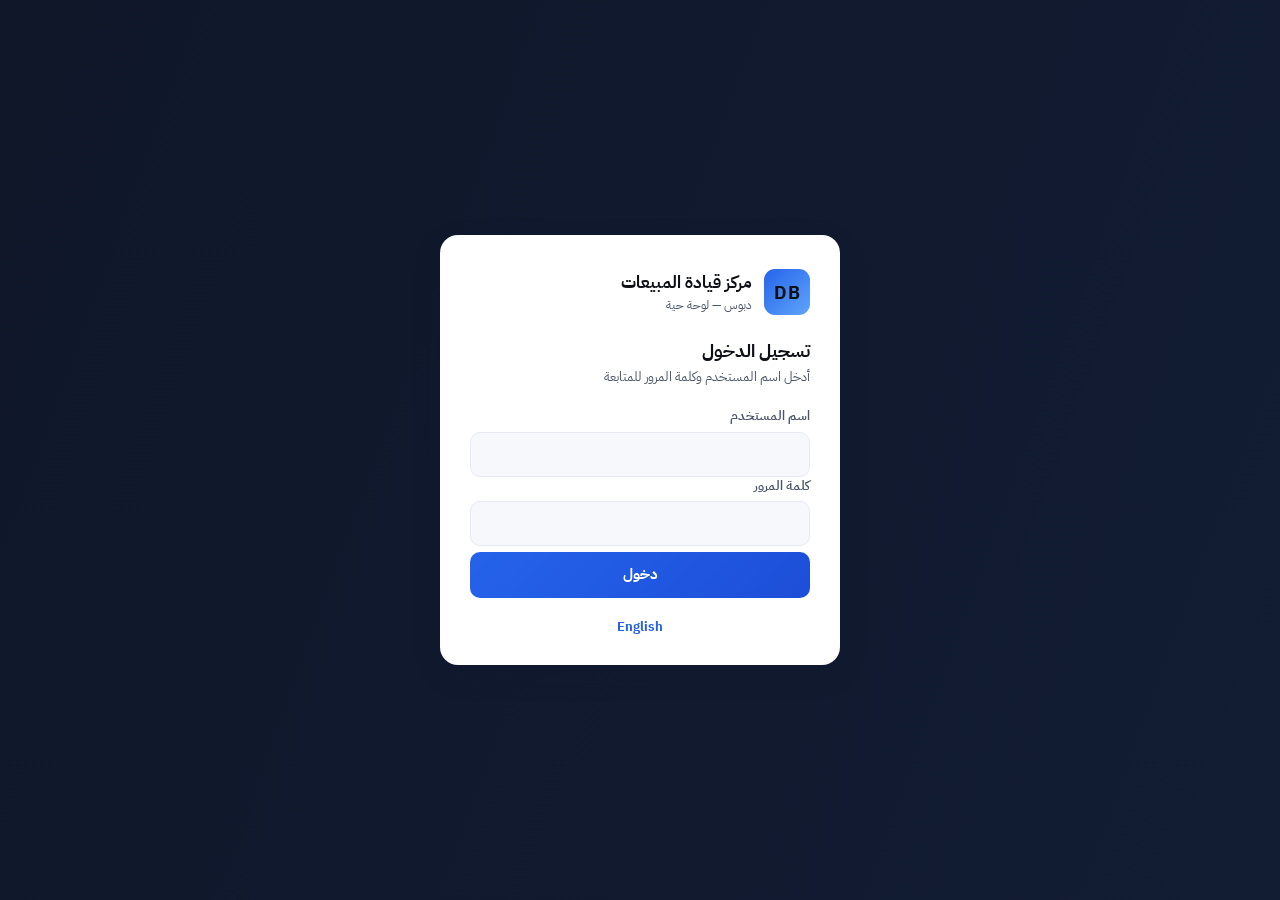
<file: login.html>
<!DOCTYPE html>
<html lang="ar" dir="rtl">
<head>
  <meta charset="UTF-8" />
  <meta name="viewport" content="width=device-width, initial-scale=1" />
  <title>Dabboos — Sign in</title>
  <link rel="stylesheet" href="assets/css/style.css?v=82" />
  <link rel="manifest" href="manifest.webmanifest" />
  <meta name="theme-color" content="#0f1729" />
  <link rel="apple-touch-icon" href="assets/icons/icon-180.png" />
  <meta name="apple-mobile-web-app-capable" content="yes" />
  <meta name="apple-mobile-web-app-status-bar-style" content="black-translucent" />
  <link rel="icon" href="data:image/svg+xml,<svg xmlns='http://www.w3.org/2000/svg' viewBox='0 0 100 100'><text y='.9em' font-size='90'>🔐</text></svg>" />
  <style>
    body.login-page {
      min-height: 100vh; display: grid; place-items: center;
      background: linear-gradient(110deg, var(--bg), var(--bg2));
    }
    .login-card {
      width: min(400px, calc(100vw - 32px));
      background: var(--surface); border-radius: 18px; box-shadow: var(--shadow-lg);
      padding: 34px 30px 28px;
    }
    .login-brand { display: flex; align-items: center; gap: 12px; margin-bottom: 22px; }
    .login-brand .hd-logo { width: 46px; height: 46px; font-size: 18px; }
    .login-brand-t { font-size: 17px; font-weight: 700; }
    .login-brand-s { font-size: 12px; color: var(--ink2); }
    .login-card h1 { font-size: 18px; margin-bottom: 4px; }
    .login-sub { font-size: 12.5px; color: var(--ink2); margin-bottom: 20px; }
    .login-field { margin-bottom: 14px; }
    .login-field span { display: block; font-size: 12.5px; font-weight: 600; color: var(--ink2); margin-bottom: 6px; }
    .login-field input {
      width: 100%; padding: 11px 13px; border: 1px solid var(--bdr); border-radius: 10px;
      font: inherit; background: var(--surface2); outline: none; transition: .15s;
    }
    .login-field input:focus { border-color: var(--acc); background: #fff; box-shadow: 0 0 0 3px rgba(37,99,235,.12); }
    .login-btn {
      width: 100%; padding: 12px; margin-top: 6px; border: none; border-radius: 10px;
      background: linear-gradient(135deg, var(--acc), var(--acc2)); color: #fff;
      font: inherit; font-weight: 700; font-size: 14.5px; cursor: pointer; transition: .15s;
    }
    .login-btn:hover { filter: brightness(1.08); }
    .login-btn:disabled { opacity: .6; cursor: wait; }
    .login-err {
      display: none; margin-bottom: 14px; padding: 10px 13px; border-radius: 10px;
      background: var(--red-bg); border: 1px solid var(--red-bdr); color: var(--red);
      font-size: 12.5px; font-weight: 600;
    }
    .login-lang { margin-top: 18px; text-align: center; }
    .login-lang button {
      background: none; border: none; color: var(--acc); font: inherit; font-weight: 700;
      cursor: pointer; font-size: 13px;
    }
  </style>
</head>
<body class="login-page">
  <form class="login-card" id="loginForm" autocomplete="on">
    <div class="login-brand">
      <div class="hd-logo">DB</div>
      <div>
        <div class="login-brand-t" id="brandT"></div>
        <div class="login-brand-s" id="brandS"></div>
      </div>
    </div>
    <h1 id="title"></h1>
    <p class="login-sub" id="sub"></p>
    <div class="login-err" id="err"></div>
    <label class="login-field">
      <span id="userLbl"></span>
      <input id="user" type="text" autocomplete="username" autocapitalize="none" spellcheck="false" required />
    </label>
    <label class="login-field">
      <span id="passLbl"></span>
      <input id="pass" type="password" autocomplete="current-password" required />
    </label>
    <button class="login-btn" id="btn" type="submit"></button>
    <div class="login-lang"><button type="button" id="langBtn"></button></div>
  </form>

  <script src="assets/js/config.js?v=82"></script>
  <script src="assets/js/auth.js?v=82"></script>
  <script src="assets/js/common.js?v=82"></script>
  <script>
  (function () {
    const D = window.DASH, A = window.DASH_AUTH;
    document.documentElement.lang = D.isAR() ? "ar" : "en";
    document.documentElement.dir = D.isAR() ? "rtl" : "ltr";
    document.getElementById("brandT").textContent = D.t("brand");
    document.getElementById("brandS").textContent = D.t("sub");
    document.getElementById("title").textContent = D.t("login_title");
    document.getElementById("sub").textContent = D.t("login_sub");
    document.getElementById("userLbl").textContent = D.t("login_user");
    document.getElementById("passLbl").textContent = D.t("login_pass");
    document.getElementById("btn").textContent = D.t("login_btn");
    document.getElementById("langBtn").textContent = D.isAR() ? "English" : "العربية";
    document.getElementById("langBtn").addEventListener("click", () => {
      localStorage.setItem("dash_lang", D.isAR() ? "en" : "ar");
      location.reload();
    });

    const err = document.getElementById("err");
    document.getElementById("loginForm").addEventListener("submit", async (e) => {
      e.preventDefault();
      const btn = document.getElementById("btn");
      err.style.display = "none";
      btn.disabled = true;
      btn.textContent = D.t("login_wait");
      try {
        const p = await A.signIn(
          document.getElementById("user").value,
          document.getElementById("pass").value);
        location.replace(A.firstAllowed(p) || "/alerts");
      } catch (ex) {
        const key = ex.code === "inactive" ? "login_inactive"
                  : ex.code === "noprofile" ? "login_noprofile" : "login_err";
        err.textContent = D.t(key);
        err.style.display = "block";
        btn.disabled = false;
        btn.textContent = D.t("login_btn");
      }
    });
  })();
  </script>
</body>
</html>
</file>
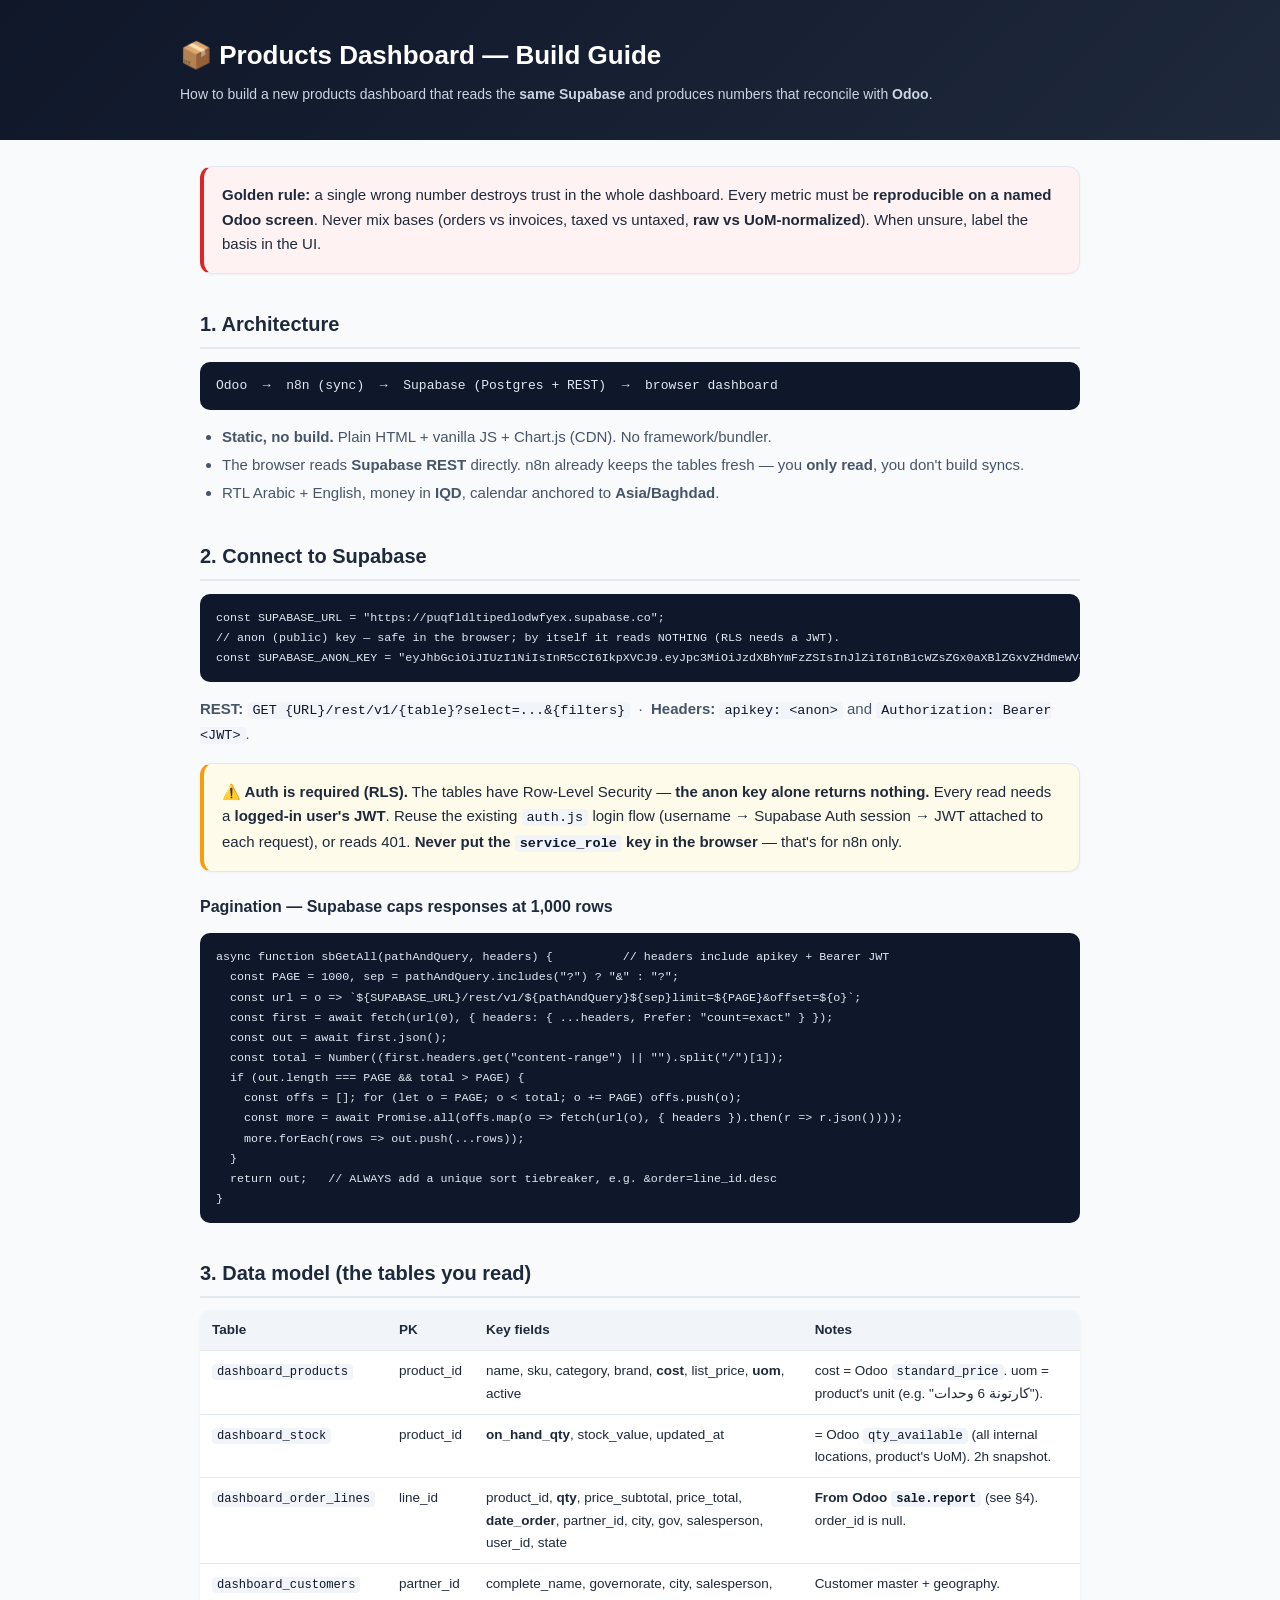
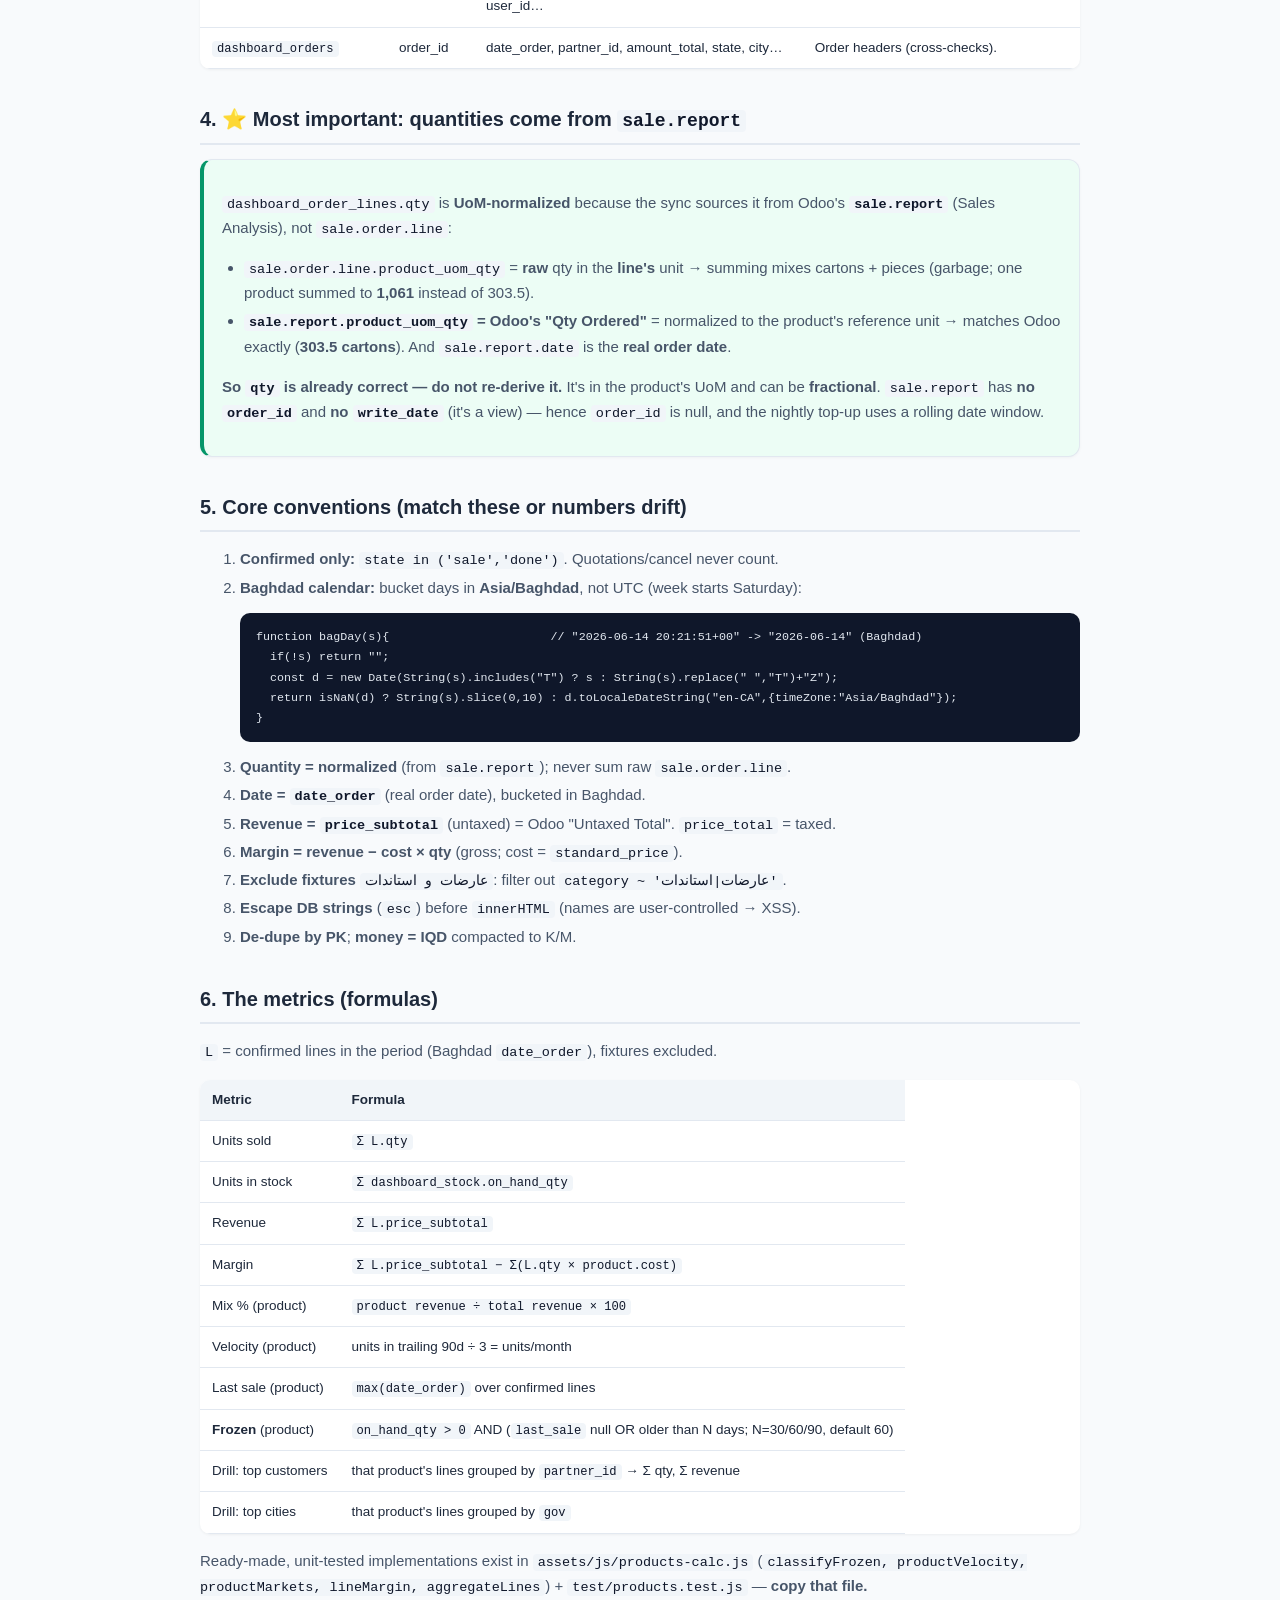
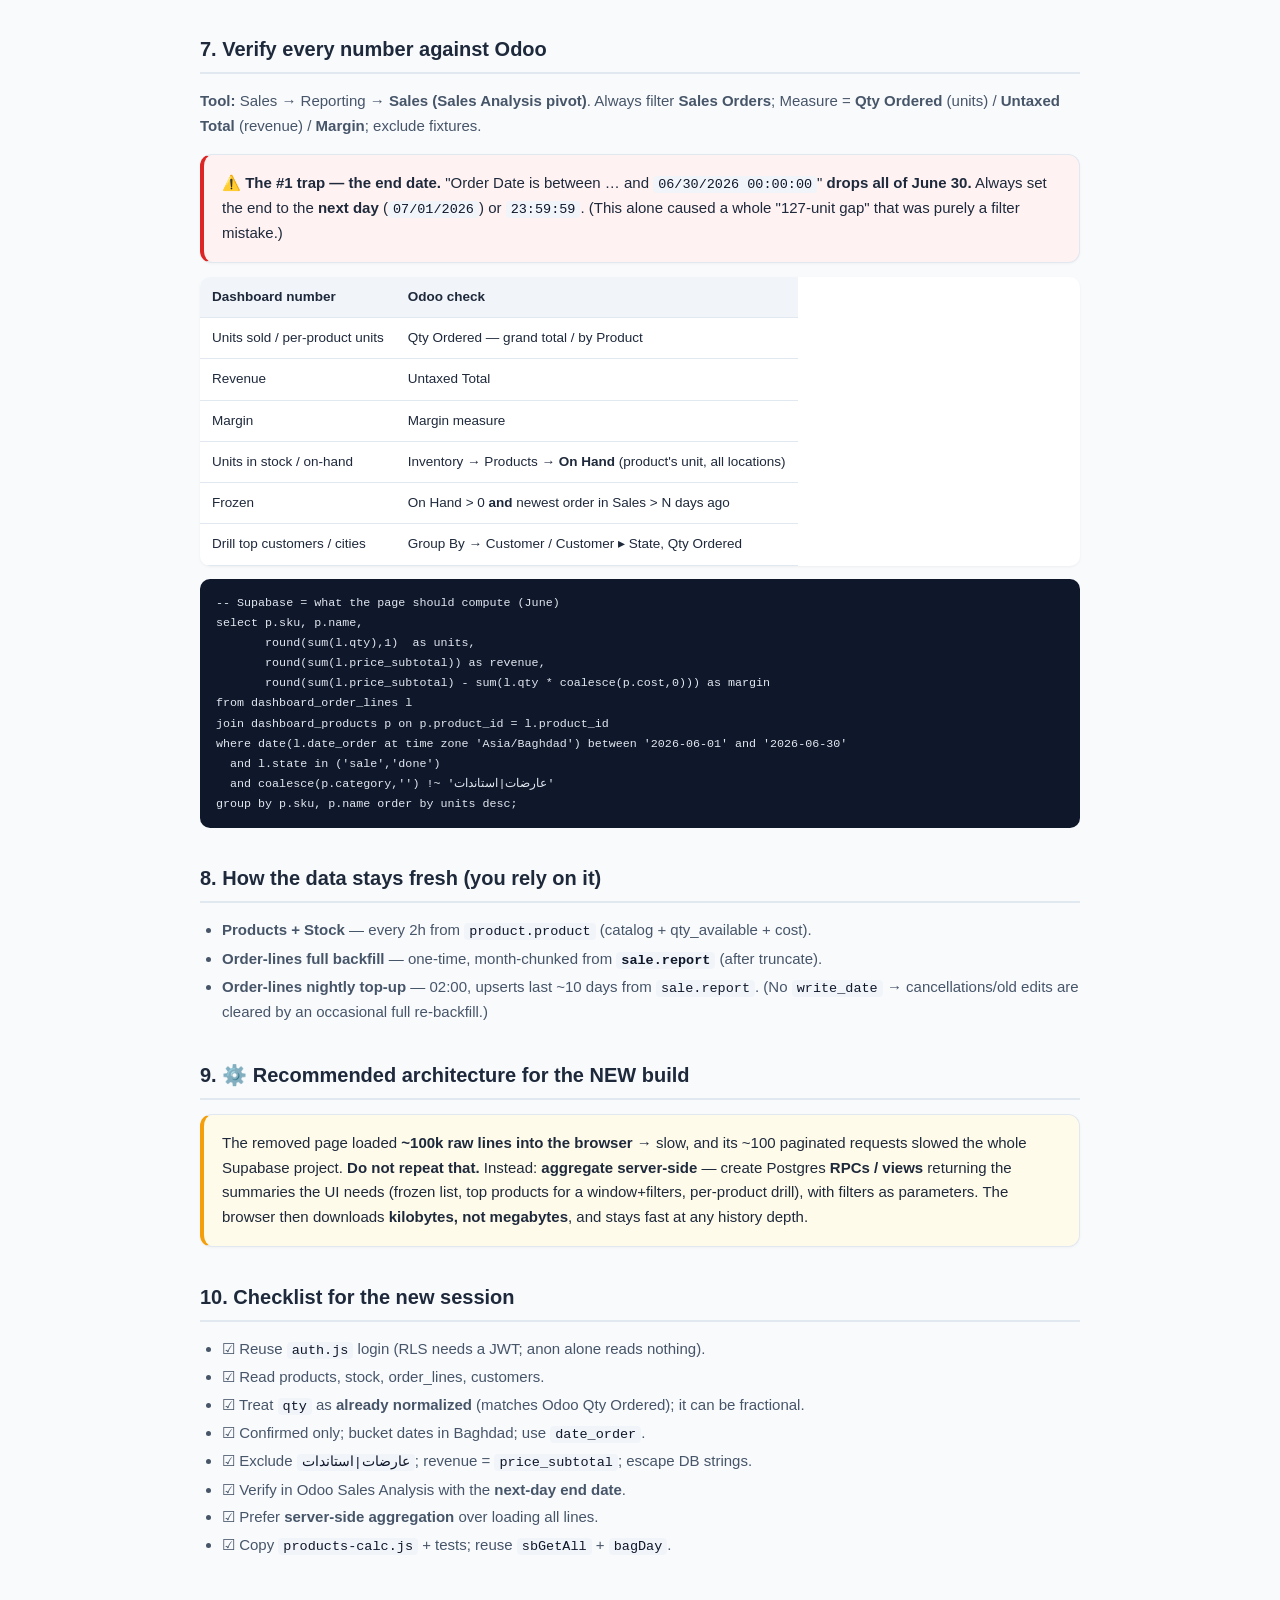
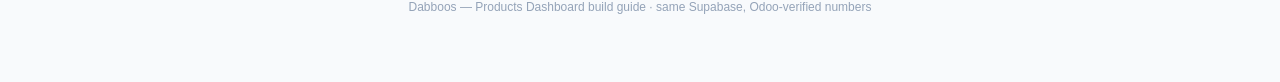
<file: docs/PRODUCTS_DASHBOARD_BUILD_GUIDE.html>
<!doctype html>
<html lang="en">
<head>
<meta charset="utf-8" />
<meta name="viewport" content="width=device-width, initial-scale=1" />
<title>Products Dashboard — Build Guide</title>
<style>
  :root{ --bg:#0f1729; --card:#fff; --ink:#1e293b; --ink2:#475569; --ink3:#94a3b8;
         --bdr:#e2e8f0; --acc:#2563eb; --amber:#f59e0b; --red:#dc2626; --grn:#059669;
         --code:#f1f5f9; --mono:ui-monospace,SFMono-Regular,Menlo,Consolas,monospace; }
  *{ box-sizing:border-box; }
  body{ margin:0; background:#f8fafc; color:var(--ink);
        font:15px/1.65 -apple-system,Segoe UI,Roboto,Helvetica,Arial,"Noto Naskh Arabic",sans-serif; }
  .wrap{ max-width:920px; margin:0 auto; padding:0 20px 80px; }
  header{ background:linear-gradient(135deg,#0f1729,#1e293b); color:#fff; padding:34px 20px; margin-bottom:26px; }
  header .in{ max-width:920px; margin:0 auto; }
  header h1{ margin:0 0 6px; font-size:26px; }
  header p{ margin:0; color:#cbd5e1; font-size:14px; }
  h2{ margin:34px 0 12px; font-size:20px; border-bottom:2px solid var(--bdr); padding-bottom:6px; }
  h3{ margin:22px 0 8px; font-size:16px; color:var(--ink); }
  p,li{ color:var(--ink2); }
  code{ font-family:var(--mono); background:var(--code); padding:1px 5px; border-radius:4px; font-size:.9em; color:#0f172a; }
  pre{ background:#0f172a; color:#e2e8f0; padding:14px 16px; border-radius:10px; overflow-x:auto; font-family:var(--mono); font-size:13px; line-height:1.55; }
  pre code{ background:none; color:inherit; padding:0; }
  table{ border-collapse:collapse; width:100%; margin:12px 0; font-size:13.5px; background:var(--card); border-radius:10px; overflow:hidden; box-shadow:0 1px 3px rgba(0,0,0,.05); display:block; overflow-x:auto; }
  th,td{ text-align:left; padding:9px 12px; border-bottom:1px solid var(--bdr); vertical-align:top; }
  th{ background:#f1f5f9; font-weight:700; color:var(--ink); white-space:nowrap; }
  .card{ background:var(--card); border:1px solid var(--bdr); border-radius:12px; padding:16px 18px; margin:14px 0; box-shadow:0 1px 3px rgba(0,0,0,.04); }
  .warn{ border-left:4px solid var(--amber); background:#fffbeb; }
  .danger{ border-left:4px solid var(--red); background:#fef2f2; }
  .ok{ border-left:4px solid var(--grn); background:#ecfdf5; }
  .tag{ display:inline-block; font-size:11px; font-weight:700; padding:2px 8px; border-radius:999px; background:#e0e7ff; color:#3730a3; }
  ul{ padding-left:22px; } li{ margin:3px 0; }
  .k{ color:var(--acc); font-weight:600; }
  footer{ margin-top:40px; color:var(--ink3); font-size:12px; text-align:center; }
</style>
</head>
<body>
<header><div class="in">
  <h1>📦 Products Dashboard — Build Guide</h1>
  <p>How to build a new products dashboard that reads the <b>same Supabase</b> and produces numbers that reconcile with <b>Odoo</b>.</p>
</div></header>

<div class="wrap">

<div class="card danger">
  <b>Golden rule:</b> a single wrong number destroys trust in the whole dashboard. Every metric must be
  <b>reproducible on a named Odoo screen</b>. Never mix bases (orders vs invoices, taxed vs untaxed,
  <b>raw vs UoM-normalized</b>). When unsure, label the basis in the UI.
</div>

<h2>1. Architecture</h2>
<pre>Odoo  →  n8n (sync)  →  Supabase (Postgres + REST)  →  browser dashboard</pre>
<ul>
  <li><b>Static, no build.</b> Plain HTML + vanilla JS + Chart.js (CDN). No framework/bundler.</li>
  <li>The browser reads <b>Supabase REST</b> directly. n8n already keeps the tables fresh —
      you <b>only read</b>, you don't build syncs.</li>
  <li>RTL Arabic + English, money in <b>IQD</b>, calendar anchored to <b>Asia/Baghdad</b>.</li>
</ul>

<h2>2. Connect to Supabase</h2>
<pre><code>const SUPABASE_URL = "https://puqfldltipedlodwfyex.supabase.co";
// anon (public) key — safe in the browser; by itself it reads NOTHING (RLS needs a JWT).
const SUPABASE_ANON_KEY = "eyJhbGciOiJIUzI1NiIsInR5cCI6IkpXVCJ9.eyJpc3MiOiJzdXBhYmFzZSIsInJlZiI6InB1cWZsZGx0aXBlZGxvZHdmeWV4Iiwicm9sZSI6ImFub24iLCJpYXQiOjE3ODA5NDExODUsImV4cCI6MjA5NjUxNzE4NX0.4vUPTMBBDkHMQTfAr8R0hU7vwKxc969ORVhiO_VhVCc";</code></pre>
<p><b>REST:</b> <code>GET {URL}/rest/v1/{table}?select=...&amp;{filters}</code> &nbsp;·&nbsp;
   <b>Headers:</b> <code>apikey: &lt;anon&gt;</code> and <code>Authorization: Bearer &lt;JWT&gt;</code>.</p>

<div class="card warn">
  <b>⚠️ Auth is required (RLS).</b> The tables have Row-Level Security — <b>the anon key alone returns nothing.</b>
  Every read needs a <b>logged-in user's JWT</b>. Reuse the existing <code>auth.js</code> login flow
  (username → Supabase Auth session → JWT attached to each request), or reads 401.
  <b>Never put the <code>service_role</code> key in the browser</b> — that's for n8n only.
</div>

<h3>Pagination — Supabase caps responses at 1,000 rows</h3>
<pre><code>async function sbGetAll(pathAndQuery, headers) {          // headers include apikey + Bearer JWT
  const PAGE = 1000, sep = pathAndQuery.includes("?") ? "&amp;" : "?";
  const url = o =&gt; `${SUPABASE_URL}/rest/v1/${pathAndQuery}${sep}limit=${PAGE}&amp;offset=${o}`;
  const first = await fetch(url(0), { headers: { ...headers, Prefer: "count=exact" } });
  const out = await first.json();
  const total = Number((first.headers.get("content-range") || "").split("/")[1]);
  if (out.length === PAGE &amp;&amp; total &gt; PAGE) {
    const offs = []; for (let o = PAGE; o &lt; total; o += PAGE) offs.push(o);
    const more = await Promise.all(offs.map(o =&gt; fetch(url(o), { headers }).then(r =&gt; r.json())));
    more.forEach(rows =&gt; out.push(...rows));
  }
  return out;   // ALWAYS add a unique sort tiebreaker, e.g. &amp;order=line_id.desc
}</code></pre>

<h2>3. Data model (the tables you read)</h2>
<table>
<tr><th>Table</th><th>PK</th><th>Key fields</th><th>Notes</th></tr>
<tr><td><code>dashboard_products</code></td><td>product_id</td><td>name, sku, category, brand, <b>cost</b>, list_price, <b>uom</b>, active</td><td>cost = Odoo <code>standard_price</code>. uom = product's unit (e.g. "كارتونة 6 وحدات").</td></tr>
<tr><td><code>dashboard_stock</code></td><td>product_id</td><td><b>on_hand_qty</b>, stock_value, updated_at</td><td>= Odoo <code>qty_available</code> (all internal locations, product's UoM). 2h snapshot.</td></tr>
<tr><td><code>dashboard_order_lines</code></td><td>line_id</td><td>product_id, <b>qty</b>, price_subtotal, price_total, <b>date_order</b>, partner_id, city, gov, salesperson, user_id, state</td><td><b>From Odoo <code>sale.report</code></b> (see §4). order_id is null.</td></tr>
<tr><td><code>dashboard_customers</code></td><td>partner_id</td><td>complete_name, governorate, city, salesperson, user_id…</td><td>Customer master + geography.</td></tr>
<tr><td><code>dashboard_orders</code></td><td>order_id</td><td>date_order, partner_id, amount_total, state, city…</td><td>Order headers (cross-checks).</td></tr>
</table>

<h2>4. ⭐ Most important: quantities come from <code>sale.report</code></h2>
<div class="card ok">
<p><code>dashboard_order_lines.qty</code> is <b>UoM-normalized</b> because the sync sources it from Odoo's
<b><code>sale.report</code></b> (Sales Analysis), not <code>sale.order.line</code>:</p>
<ul>
  <li><code>sale.order.line.product_uom_qty</code> = <b>raw</b> qty in the <b>line's</b> unit → summing mixes
      cartons + pieces (garbage; one product summed to <b>1,061</b> instead of 303.5).</li>
  <li><b><code>sale.report.product_uom_qty</code> = Odoo's "Qty Ordered"</b> = normalized to the product's
      reference unit → matches Odoo exactly (<b>303.5 cartons</b>). And <code>sale.report.date</code> is the
      <b>real order date</b>.</li>
</ul>
<p><b>So <code>qty</code> is already correct — do not re-derive it.</b> It's in the product's UoM and can be
<b>fractional</b>. <code>sale.report</code> has <b>no <code>order_id</code></b> and <b>no <code>write_date</code></b>
(it's a view) — hence <code>order_id</code> is null, and the nightly top-up uses a rolling date window.</p>
</div>

<h2>5. Core conventions (match these or numbers drift)</h2>
<ol>
  <li><b>Confirmed only:</b> <code>state in ('sale','done')</code>. Quotations/cancel never count.</li>
  <li><b>Baghdad calendar:</b> bucket days in <b>Asia/Baghdad</b>, not UTC (week starts Saturday):
    <pre><code>function bagDay(s){                       // "2026-06-14 20:21:51+00" -&gt; "2026-06-14" (Baghdad)
  if(!s) return "";
  const d = new Date(String(s).includes("T") ? s : String(s).replace(" ","T")+"Z");
  return isNaN(d) ? String(s).slice(0,10) : d.toLocaleDateString("en-CA",{timeZone:"Asia/Baghdad"});
}</code></pre></li>
  <li><b>Quantity = normalized</b> (from <code>sale.report</code>); never sum raw <code>sale.order.line</code>.</li>
  <li><b>Date = <code>date_order</code></b> (real order date), bucketed in Baghdad.</li>
  <li><b>Revenue = <code>price_subtotal</code></b> (untaxed) = Odoo "Untaxed Total". <code>price_total</code> = taxed.</li>
  <li><b>Margin = revenue − cost × qty</b> (gross; cost = <code>standard_price</code>).</li>
  <li><b>Exclude fixtures</b> <code>عارضات و استاندات</code>: filter out <code>category ~ 'عارضات|استاندات'</code>.</li>
  <li><b>Escape DB strings</b> (<code>esc</code>) before <code>innerHTML</code> (names are user-controlled → XSS).</li>
  <li><b>De-dupe by PK</b>; <b>money = IQD</b> compacted to K/M.</li>
</ol>

<h2>6. The metrics (formulas)</h2>
<p><code>L</code> = confirmed lines in the period (Baghdad <code>date_order</code>), fixtures excluded.</p>
<table>
<tr><th>Metric</th><th>Formula</th></tr>
<tr><td>Units sold</td><td><code>Σ L.qty</code></td></tr>
<tr><td>Units in stock</td><td><code>Σ dashboard_stock.on_hand_qty</code></td></tr>
<tr><td>Revenue</td><td><code>Σ L.price_subtotal</code></td></tr>
<tr><td>Margin</td><td><code>Σ L.price_subtotal − Σ(L.qty × product.cost)</code></td></tr>
<tr><td>Mix % (product)</td><td><code>product revenue ÷ total revenue × 100</code></td></tr>
<tr><td>Velocity (product)</td><td>units in trailing 90d ÷ 3 = units/month</td></tr>
<tr><td>Last sale (product)</td><td><code>max(date_order)</code> over confirmed lines</td></tr>
<tr><td><b>Frozen</b> (product)</td><td><code>on_hand_qty &gt; 0</code> AND (<code>last_sale</code> null OR older than N days; N=30/60/90, default 60)</td></tr>
<tr><td>Drill: top customers</td><td>that product's lines grouped by <code>partner_id</code> → Σ qty, Σ revenue</td></tr>
<tr><td>Drill: top cities</td><td>that product's lines grouped by <code>gov</code></td></tr>
</table>
<p>Ready-made, unit-tested implementations exist in <code>assets/js/products-calc.js</code>
(<code>classifyFrozen, productVelocity, productMarkets, lineMargin, aggregateLines</code>) +
<code>test/products.test.js</code> — <b>copy that file.</b></p>

<h2>7. Verify every number against Odoo</h2>
<p><b>Tool:</b> Sales → Reporting → <b>Sales (Sales Analysis pivot)</b>. Always filter <b>Sales Orders</b>;
Measure = <b>Qty Ordered</b> (units) / <b>Untaxed Total</b> (revenue) / <b>Margin</b>; exclude fixtures.</p>
<div class="card danger">
  <b>⚠️ The #1 trap — the end date.</b> "Order Date is between … and <code>06/30/2026 00:00:00</code>"
  <b>drops all of June 30.</b> Always set the end to the <b>next day</b> (<code>07/01/2026</code>) or
  <code>23:59:59</code>. (This alone caused a whole "127-unit gap" that was purely a filter mistake.)
</div>
<table>
<tr><th>Dashboard number</th><th>Odoo check</th></tr>
<tr><td>Units sold / per-product units</td><td>Qty Ordered — grand total / by Product</td></tr>
<tr><td>Revenue</td><td>Untaxed Total</td></tr>
<tr><td>Margin</td><td>Margin measure</td></tr>
<tr><td>Units in stock / on-hand</td><td>Inventory → Products → <b>On Hand</b> (product's unit, all locations)</td></tr>
<tr><td>Frozen</td><td>On Hand &gt; 0 <b>and</b> newest order in Sales &gt; N days ago</td></tr>
<tr><td>Drill top customers / cities</td><td>Group By → Customer / Customer ▸ State, Qty Ordered</td></tr>
</table>
<pre><code>-- Supabase = what the page should compute (June)
select p.sku, p.name,
       round(sum(l.qty),1)  as units,
       round(sum(l.price_subtotal)) as revenue,
       round(sum(l.price_subtotal) - sum(l.qty * coalesce(p.cost,0))) as margin
from dashboard_order_lines l
join dashboard_products p on p.product_id = l.product_id
where date(l.date_order at time zone 'Asia/Baghdad') between '2026-06-01' and '2026-06-30'
  and l.state in ('sale','done')
  and coalesce(p.category,'') !~ 'عارضات|استاندات'
group by p.sku, p.name order by units desc;</code></pre>

<h2>8. How the data stays fresh (you rely on it)</h2>
<ul>
  <li><b>Products + Stock</b> — every 2h from <code>product.product</code> (catalog + qty_available + cost).</li>
  <li><b>Order-lines full backfill</b> — one-time, month-chunked from <b><code>sale.report</code></b> (after truncate).</li>
  <li><b>Order-lines nightly top-up</b> — 02:00, upserts last ~10 days from <code>sale.report</code>.
      (No <code>write_date</code> → cancellations/old edits are cleared by an occasional full re-backfill.)</li>
</ul>

<h2>9. ⚙️ Recommended architecture for the NEW build</h2>
<div class="card warn">
  The removed page loaded <b>~100k raw lines into the browser</b> → slow, and its ~100 paginated
  requests slowed the whole Supabase project. <b>Do not repeat that.</b> Instead:
  <b>aggregate server-side</b> — create Postgres <b>RPCs / views</b> returning the summaries the UI needs
  (frozen list, top products for a window+filters, per-product drill), with filters as parameters.
  The browser then downloads <b>kilobytes, not megabytes</b>, and stays fast at any history depth.
</div>

<h2>10. Checklist for the new session</h2>
<ul>
  <li>☑ Reuse <code>auth.js</code> login (RLS needs a JWT; anon alone reads nothing).</li>
  <li>☑ Read products, stock, order_lines, customers.</li>
  <li>☑ Treat <code>qty</code> as <b>already normalized</b> (matches Odoo Qty Ordered); it can be fractional.</li>
  <li>☑ Confirmed only; bucket dates in Baghdad; use <code>date_order</code>.</li>
  <li>☑ Exclude <code>عارضات|استاندات</code>; revenue = <code>price_subtotal</code>; escape DB strings.</li>
  <li>☑ Verify in Odoo Sales Analysis with the <b>next-day end date</b>.</li>
  <li>☑ Prefer <b>server-side aggregation</b> over loading all lines.</li>
  <li>☑ Copy <code>products-calc.js</code> + tests; reuse <code>sbGetAll</code> + <code>bagDay</code>.</li>
</ul>

<footer>Dabboos — Products Dashboard build guide · same Supabase, Odoo-verified numbers</footer>
</div>
</body>
</html>
</file>
<file: assets/css/style.css>
/* ============================================================
   Dabboos Sales Command Center — styles (RTL + LTR aware)
   ============================================================ */
@import url('https://fonts.googleapis.com/css2?family=IBM+Plex+Sans+Arabic:wght@300;400;500;600;700&family=Inter:wght@400;500;600;700&display=swap');

:root {
  --bg: #0f1729;
  --bg2: #121c33;
  --surface: #ffffff;
  --surface2: #f6f8fc;
  --ink: #0d1117;
  --ink2: #4a5568;
  --ink3: #8b95a8;
  --bdr: #e6eaf2;
  --acc: #2563eb;
  --acc2: #1d4ed8;
  --red: #dc2626; --red-bg: #fef2f2; --red-bdr: #fecaca;
  --amb: #d97706; --amb-bg: #fffbeb; --amb-bdr: #fde68a;
  --grn: #16a34a; --grn-bg: #f0fdf4; --grn-bdr: #bbf7d0;
  --shadow: 0 1px 3px rgba(16,24,40,.06), 0 1px 2px rgba(16,24,40,.04);
  --shadow-lg: 0 10px 30px rgba(16,24,40,.12);
}

* { box-sizing: border-box; margin: 0; padding: 0; }
html, body { height: 100%; }
body {
  font-family: 'IBM Plex Sans Arabic', 'Inter', system-ui, sans-serif;
  background: var(--surface2);
  color: var(--ink);
  font-size: 14px;
  line-height: 1.5;
  -webkit-font-smoothing: antialiased;
}

/* ---------- header ---------- */
header.app {
  background: linear-gradient(110deg, var(--bg), var(--bg2));
  color: #fff;
  padding: 12px 26px;
  display: flex;
  align-items: center;
  gap: 26px;
  position: sticky; top: 0; z-index: 50;
  box-shadow: var(--shadow-lg);
}
.hd-brand { display: flex; align-items: center; gap: 12px; }
.hd-logo {
  width: 40px; height: 40px; border-radius: 11px;
  background: linear-gradient(135deg, var(--acc), #60a5fa);
  display: grid; place-items: center; font-weight: 700; font-size: 16px;
  letter-spacing: .5px;
}
.hd-title { font-size: 16px; font-weight: 700; }
.hd-sub { font-size: 11px; color: #9fb0d0; }
.hd-nav { display: flex; gap: 4px; flex: 1; flex-wrap: wrap; }
.hd-nav a {
  color: #c7d2e8; text-decoration: none; font-size: 13.5px; font-weight: 500;
  padding: 8px 14px; border-radius: 9px; transition: .15s;
}
.hd-nav a:hover { background: rgba(255,255,255,.08); color: #fff; }
.hd-nav a.active { background: var(--acc); color: #fff; }
.hd-nav .nav-sep { width: 1px; align-self: stretch; margin: 6px 6px; background: rgba(255,255,255,.14); }
.hd-tools { display: flex; align-items: center; gap: 10px; }
.live-dot { display: inline-flex; align-items: center; gap: 6px; font-size: 11px; font-weight: 600; color: #86efac; }
.live-dot i { width: 8px; height: 8px; border-radius: 50%; background: #22c55e; box-shadow: 0 0 0 0 rgba(34,197,94,.7); animation: pulse 1.8s infinite; }
@keyframes pulse { 0%{box-shadow:0 0 0 0 rgba(34,197,94,.6);} 70%{box-shadow:0 0 0 7px rgba(34,197,94,0);} 100%{box-shadow:0 0 0 0 rgba(34,197,94,0);} }
.icon-btn {
  background: rgba(255,255,255,.1); border: none; color: #fff;
  width: 34px; height: 34px; border-radius: 9px; cursor: pointer; font-size: 15px;
  display: grid; place-items: center; transition: .15s;
}
.icon-btn:hover { background: rgba(255,255,255,.2); }
.icon-btn.lang { font-weight: 700; font-size: 13px; width: auto; padding: 0 12px; }
.icon-btn.on { background: rgba(34,197,94,.25); }
.updated { font-size: 11px; color: #9fb0d0; white-space: nowrap; }
.user-chip {
  font-size: 12px; font-weight: 600; color: #c7d2e8;
  background: rgba(255,255,255,.08); padding: 7px 11px; border-radius: 9px;
  white-space: nowrap; max-width: 160px; overflow: hidden; text-overflow: ellipsis;
}

/* ---------- layout ---------- */
.wrap { max-width: 1280px; margin: 0 auto; padding: 22px 26px 60px; }
.page-head { margin-bottom: 18px; }
.page-head h1 { font-size: 20px; font-weight: 700; }
.page-head p { font-size: 13px; color: var(--ink3); margin-top: 2px; }

/* ---------- KPI cards ---------- */
.kpi-grid { display: grid; grid-template-columns: repeat(auto-fit, minmax(190px, 1fr)); gap: 14px; margin-bottom: 16px; }
.kpi {
  background: var(--surface); border: 1px solid var(--bdr); border-radius: 14px;
  padding: 16px 18px; box-shadow: var(--shadow); position: relative; overflow: hidden;
}
.kpi::after { content: ""; position: absolute; inset-inline-start: 0; top: 0; bottom: 0; width: 4px; background: var(--acc); }
.kpi.k-red::after { background: var(--red); } .kpi.k-amb::after { background: var(--amb); }
.kpi.k-grn::after { background: var(--grn); } .kpi.k-vio::after { background: #7c3aed; }
.kpi-l { font-size: 12px; color: var(--ink3); font-weight: 500; }
.kpi-n { font-size: 30px; font-weight: 700; line-height: 1.15; margin-top: 6px; }
.kpi-sub { font-size: 12px; color: var(--ink2); margin-top: 4px; }
.kpi-sub b { color: var(--ink); }

/* ---------- executive summary band (merged into the overview) ---------- */
.exec { margin-bottom: 18px; }
.exec-heads { display: grid; grid-template-columns: 1.4fr 1fr 1.2fr; gap: 14px; margin-bottom: 14px; }
@media (max-width: 1280px) { .exec-heads { grid-template-columns: 1fr 1fr; } }
.exec-card { background: var(--surface); border: 1px solid var(--bdr); border-radius: 14px; padding: 16px 18px; box-shadow: var(--shadow); position: relative; overflow: hidden; }
.exec-card .ex-l { font-size: 12px; color: var(--ink3); font-weight: 500; }
.exec-row { display: flex; align-items: baseline; gap: 10px; flex-wrap: wrap; margin-top: 4px; }
.exec-n { font-size: 28px; font-weight: 700; line-height: 1.1; }
.exec-delta { font-size: 12.5px; font-weight: 700; }
.up { color: var(--grn); } .down { color: var(--red); }
.ex-bar { height: 8px; background: var(--surface2); border-radius: 6px; overflow: hidden; margin: 11px 0 6px; }
.ex-bar > i { display: block; height: 100%; background: var(--grn); border-radius: 6px; }
.ex-bar.warn > i { background: var(--amb); } .ex-bar.bad > i { background: var(--red); }
.ex-sub { font-size: 11.5px; color: var(--ink2); }
.ex-sub b { color: var(--ink); }

.exec-mini { display: grid; grid-template-columns: repeat(auto-fit, minmax(160px, 1fr)); gap: 14px; margin-bottom: 14px; }
/* overview story headings — the question each section answers */
.sect-h {
  font-size: 13px; font-weight: 700; color: var(--ink2);
  letter-spacing: .02em; margin: 26px 2px 10px;
  padding-inline-start: 10px; border-inline-start: 3px solid var(--acc);
}
.sect-h:first-of-type { margin-top: 8px; }
/* receivables-age mini bar inside the overdue exec card */
.dso-strip { display: flex; height: 8px; border-radius: 4px; overflow: hidden; margin-top: 10px; background: var(--surface2); }
.dso-strip i { display: block; height: 100%; }
.dso-strip .d-g { background: var(--grn); }
.dso-strip .d-a { background: var(--amb); }
.dso-strip .d-r { background: var(--red); }
.ex-mini { background: var(--surface); border: 1px solid var(--bdr); border-radius: 12px; padding: 12px 14px; box-shadow: var(--shadow); }
.ex-mini .ex-l { font-size: 11.5px; color: var(--ink3); }
.ex-mini .ex-v { font-size: 18px; font-weight: 700; margin-top: 3px; line-height: 1.2; }
.ex-mini .ex-d { font-size: 11px; margin-top: 2px; }

.exec-foot { display: grid; grid-template-columns: 2fr 1fr; gap: 14px; }
.exec-story { background: linear-gradient(110deg, var(--bg), var(--bg2)); color: #fff; border-radius: 14px; padding: 14px 16px; }
.exec-story .ex-l { color: #9fb0d0; margin-bottom: 5px; }
.exec-story p { font-size: 13.5px; line-height: 1.6; }
.exec-var { background: var(--red-bg); border: 1px solid var(--red-bdr); border-radius: 14px; padding: 14px 16px; display: flex; flex-direction: column; justify-content: center; }
.exec-var .ex-l { color: #991b1b; }
.exec-var .exec-n { color: var(--red); margin-top: 4px; }
.exec-var .ex-sub { color: #7f1d1d; }
@media (max-width: 920px) {
  .exec-heads { grid-template-columns: 1fr; }
  .exec-mini { grid-template-columns: 1fr 1fr; }
  .exec-foot { grid-template-columns: 1fr; }
}

/* ---------- cards / panels ---------- */
.panel { background: var(--surface); border: 1px solid var(--bdr); border-radius: 14px; box-shadow: var(--shadow); margin-bottom: 14px; overflow: hidden; }
.panel-head { display: flex; justify-content: space-between; align-items: center; padding: 14px 18px; border-bottom: 1px solid var(--bdr); }
.panel-head h2 { font-size: 15px; font-weight: 700; }
.panel-head a { font-size: 12.5px; color: var(--acc); text-decoration: none; font-weight: 600; }
.panel-body { padding: 16px 18px; }
.grid-2 { display: grid; grid-template-columns: 1fr 1fr; gap: 18px; }
@media (max-width: 920px) { .grid-2 { grid-template-columns: 1fr; } }

/* ---------- compact data regions ----------
   Long tables/lists scroll inside their panel (with a sticky header) instead of
   stretching the whole page. Print overrides below expand them so PDF shows all rows. */
.cap { max-height: 60vh; overflow-y: auto; }
.cap table.dt thead th { position: sticky; top: 0; z-index: 2; background: var(--surface); }
@media (max-width: 640px) { .cap { max-height: 72vh; } }

/* Alert Center: alert table beside the notes feed (notes in a slim side column) */
.split-notes { display: grid; grid-template-columns: minmax(0, 1fr) 340px; gap: 16px; align-items: start; }
.split-notes > .panel { margin-bottom: 0; }
@media (max-width: 1000px) { .split-notes { grid-template-columns: 1fr; } }

/* ---------- tables ---------- */
table.dt { width: 100%; border-collapse: collapse; font-size: 13px; }
table.dt th { text-align: start; font-size: 11px; text-transform: uppercase; letter-spacing: .04em; color: var(--ink3); font-weight: 600; padding: 10px 12px; border-bottom: 1px solid var(--bdr); white-space: nowrap; }
table.dt td { padding: 11px 12px; border-bottom: 1px solid var(--bdr); vertical-align: middle; }
table.dt tr:last-child td { border-bottom: none; }
table.dt tbody tr { transition: background .12s; }
table.dt tbody tr:hover { background: var(--surface2); }
.order-link { color: var(--acc); font-weight: 700; cursor: pointer; text-decoration: none; }
.order-link:hover { text-decoration: underline; }
.amt { font-weight: 700; white-space: nowrap; }
.muted { color: var(--ink3); }
.strong { font-weight: 700; }
.danger { color: var(--red); font-weight: 700; }
.ok { color: var(--grn); font-weight: 700; }

/* ---------- badges ---------- */
.badge { display: inline-block; padding: 3px 10px; border-radius: 999px; font-size: 11px; font-weight: 700; white-space: nowrap; }
.b-crit { background: var(--red-bg); color: var(--red); border: 1px solid var(--red-bdr); }
.b-warn { background: var(--amb-bg); color: var(--amb); border: 1px solid var(--amb-bdr); }
.b-ok { background: var(--grn-bg); color: var(--grn); border: 1px solid var(--grn-bdr); }
.pill { display: inline-flex; align-items: center; gap: 5px; padding: 4px 11px; border-radius: 999px; font-size: 12px; font-weight: 600; cursor: pointer; border: 1px solid var(--bdr); background: var(--surface); color: var(--ink2); }
.pill.active { background: var(--acc); color: #fff; border-color: var(--acc); }
.filters { display: flex; gap: 8px; margin-bottom: 14px; flex-wrap: wrap; align-items: center; }

/* ---------- shared filter bar (date + rep + customer) ---------- */
.fb-field { display: inline-flex; align-items: center; gap: 6px; font-size: 12px; color: var(--ink3); }
.fb-date, .fb-sel {
  border: 1px solid var(--bdr); border-radius: 9px; padding: 6px 10px;
  font: inherit; font-size: 13px; background: var(--surface); color: var(--ink);
}
.fb-date:focus, .fb-sel:focus { outline: none; border-color: var(--acc); box-shadow: 0 0 0 3px rgba(37,99,235,.12); }
.fb-sel { max-width: 220px; }
.fb-clear {
  border: 1px solid var(--bdr); border-radius: 9px; padding: 6px 12px; cursor: pointer;
  font: inherit; font-size: 13px; background: var(--surface); color: var(--ink2);
}
.fb-clear:hover { background: var(--surface2); }
.fb-count { font-size: 12px; color: var(--ink3); margin-inline-start: 4px; }
@media (max-width: 640px) {
  .fb-field, .fb-date, .fb-sel { flex: 1; }
}

/* ---------- search box ---------- */
.search-box {
  border: 1px solid var(--bdr); border-radius: 9px; padding: 7px 12px;
  font: inherit; font-size: 13px; background: var(--surface); color: var(--ink);
  min-width: 230px; flex: 1; max-width: 340px;
  margin-inline-start: auto; /* pushes it to the far side of the filter row */
}
.search-box:focus { outline: none; border-color: var(--acc); box-shadow: 0 0 0 3px rgba(37,99,235,.12); }
.search-box::placeholder { color: var(--ink3); }
@media (max-width: 640px) {
  .search-box { min-width: 100%; max-width: none; margin-inline-start: 0; }
}

/* reasons inside alert rows */
.reasons { display: flex; flex-direction: column; gap: 3px; }
.reasons span { font-size: 12px; }
.r-critical { color: var(--red); }
.r-warning { color: var(--amb); }

/* ---------- live alert cards (Overview "latest alerts") ---------- */
.alert-cards { display: flex; flex-direction: column; gap: 10px; padding: 14px 16px; }
.alert-card {
  border: 1px solid var(--bdr); border-radius: 12px; padding: 11px 14px;
  background: var(--surface); transition: background .12s;
}
.alert-card:hover { background: var(--surface2); }
.alert-card.ac-crit { border-inline-start: 3px solid var(--red); }
.alert-card.ac-warn { border-inline-start: 3px solid var(--amb); }
.ac-top { display: flex; justify-content: space-between; align-items: center; gap: 10px; margin-bottom: 5px; }
.ac-meta { font-size: 12.5px; color: var(--ink2); margin-bottom: 6px; }
.ac-meta b { color: var(--ink); }
.ac-reasons { margin: 0; padding-inline-start: 18px; display: flex; flex-direction: column; gap: 2px; }
.ac-reasons li { font-size: 12.5px; line-height: 1.5; }
.alert-card.ac-crit .ac-reasons li { color: var(--red); }
.alert-card.ac-warn .ac-reasons li { color: var(--amb); }

/* ---------- collections + rep leaderboard ---------- */
.cstats { display: grid; grid-template-columns: repeat(auto-fit, minmax(140px, 1fr)); gap: 12px; margin-bottom: 16px; }
.cstat { background: var(--surface2); border-radius: 12px; padding: 12px 14px; }
.cstat-l { font-size: 12px; color: var(--ink3); }
.cstat-n { font-size: 20px; font-weight: 700; margin-top: 4px; }
.cstat-s { font-size: 11px; color: var(--ink2); margin-top: 2px; }
.cstat.red .cstat-n { color: var(--red); }
.cstat.amb .cstat-n { color: var(--amb); }
.csec { margin-bottom: 14px; }
.csec:last-child { margin-bottom: 0; }
.csec-t { font-size: 12px; font-weight: 700; color: var(--ink2); margin-bottom: 8px; }
.barline { margin-bottom: 8px; }
.barline:last-child { margin-bottom: 0; }
.barline-h { display: flex; justify-content: space-between; gap: 10px; font-size: 12.5px; margin-bottom: 3px; }
.barline-h span:first-child { overflow: hidden; text-overflow: ellipsis; white-space: nowrap; }
.bar { height: 8px; background: var(--surface2); border-radius: 4px; overflow: hidden; }
.bar-f { height: 100%; border-radius: 4px; }

/* ---------- daily collections (تحصيل) ---------- */
.coll-bar { height: 10px; background: var(--surface2); border-radius: 999px; overflow: hidden; display: flex; }
.coll-seg-paid { background: var(--grn); height: 100%; }
.coll-seg-pend { background: var(--amb); height: 100%; }
.coll-legend { display: flex; gap: 14px; font-size: 12px; color: var(--ink2); margin-bottom: 12px; }
.coll-legend i { display: inline-block; width: 10px; height: 10px; border-radius: 3px; margin-inline-end: 5px; vertical-align: middle; }
.coll-wrap { overflow-x: auto; }
.coll-grid { min-width: 720px; }
.coll-grid td.cell { text-align: end; white-space: nowrap; }
.coll-grid th.day, .coll-grid td.cell { font-variant-numeric: tabular-nums; }
.coll-grid th.day.today, .coll-grid td.cell.today { background: var(--grn-bg); }
.coll-grid .c-pend { color: var(--amb); font-size: 10.5px; }
.coll-grid tfoot td { font-weight: 700; border-top: 2px solid var(--bdr); }

/* ---------- chart wrap ---------- */
.chart-box { position: relative; height: 260px; }
.chart-box.tall { height: 310px; }

/* ---------- YoY rep cards ---------- */
.rep-card { border: 1px solid var(--bdr); border-radius: 14px; padding: 16px; background: var(--surface); box-shadow: var(--shadow); }
.rep-grid { display: grid; grid-template-columns: repeat(auto-fill, minmax(330px, 1fr)); gap: 16px; }
.rep-head { display: flex; justify-content: space-between; align-items: center; margin-bottom: 12px; }
.rep-name { font-weight: 700; font-size: 15px; }
.rep-tags { display: flex; align-items: center; gap: 5px; }
.tag-lbl { font-size: 10px; color: var(--ink3); font-weight: 600; }
.yoy-tag { font-size: 11.5px; font-weight: 700; padding: 3px 8px; border-radius: 999px; }
.yoy-up { background: var(--grn-bg); color: var(--grn); }
.yoy-down { background: var(--red-bg); color: var(--red); }
.rep-stats { display: flex; gap: 0; margin-bottom: 12px; }
.rep-stat { flex: 1; text-align: center; padding: 6px; border-inline-end: 1px solid var(--bdr); }
.rep-stat:last-child { border: none; }
.rep-stat .v { font-size: 16px; font-weight: 700; }
.rep-stat .l { font-size: 10.5px; color: var(--ink3); margin-top: 2px; }
.spark { height: 70px; }

/* ---------- states ---------- */
.loading, .err, .empty { text-align: center; padding: 40px; color: var(--ink3); font-size: 14px; }
.err { color: var(--red); }
.ok-msg { color: var(--grn); font-weight: 600; padding: 8px 0; }

/* ---------- toast ---------- */
.toast-host { position: fixed; top: 74px; inset-inline-end: 18px; z-index: 200; display: flex; flex-direction: column; gap: 10px; }
.toast {
  background: var(--surface); border: 1px solid var(--bdr); border-inline-start: 4px solid var(--acc);
  border-radius: 12px; padding: 12px 16px; box-shadow: var(--shadow-lg); min-width: 280px; max-width: 380px;
  opacity: 0; transform: translateY(-8px); transition: .3s; font-size: 13px;
}
.toast.show { opacity: 1; transform: translateY(0); }
.toast-critical { border-inline-start-color: var(--red); }
.toast-warning { border-inline-start-color: var(--amb); }
.toast b { display: block; margin-bottom: 2px; }

/* ---------- modal ---------- */
.modal-overlay { position: fixed; inset: 0; background: rgba(13,20,40,.55); backdrop-filter: blur(2px); z-index: 300; display: none; align-items: flex-start; justify-content: center; padding: 40px 16px; overflow-y: auto; }
.modal-overlay.open { display: flex; }
.modal { background: var(--surface); border-radius: 18px; width: 100%; max-width: 760px; box-shadow: var(--shadow-lg); animation: pop .2s ease; }
@keyframes pop { from { transform: scale(.96); opacity: 0; } to { transform: scale(1); opacity: 1; } }
.modal-head { display: flex; justify-content: space-between; align-items: center; padding: 16px 20px; border-bottom: 1px solid var(--bdr); }
.modal-title { font-size: 16px; font-weight: 700; }
.modal-head .icon-btn { background: var(--surface2); color: var(--ink2); }
.modal-head .icon-btn:hover { background: var(--bdr); }
.modal-body { padding: 18px 20px; }
.modal-hero { display: flex; justify-content: space-between; align-items: center; padding: 14px 16px; background: var(--surface2); border-radius: 12px; margin-bottom: 16px; }
.mh-ref { font-size: 17px; font-weight: 700; color: var(--acc); }
.mh-name { font-size: 13px; color: var(--ink2); margin-top: 2px; }
.mh-right { text-align: end; }
.mh-amt { font-size: 18px; font-weight: 700; margin-top: 6px; }
.modal-section { margin-bottom: 18px; }
.ms-title { font-size: 11px; font-weight: 700; letter-spacing: .05em; text-transform: uppercase; color: var(--ink3); margin-bottom: 10px; }
.kv-grid { display: grid; grid-template-columns: repeat(auto-fill, minmax(210px, 1fr)); gap: 0; border: 1px solid var(--bdr); border-radius: 10px; overflow: hidden; }
.kv { display: flex; justify-content: space-between; gap: 10px; padding: 9px 13px; border-bottom: 1px solid var(--bdr); }
.kv-l { color: var(--ink3); font-size: 12.5px; }
.kv-v { font-weight: 600; font-size: 13px; }
.risk-list { list-style: none; display: flex; flex-direction: column; gap: 7px; }
.risk-list li { font-size: 13px; padding: 9px 12px; border-radius: 9px; background: var(--surface2); }
.risk-list li.r-critical { background: var(--red-bg); color: var(--red); }
.risk-list li.r-warning { background: var(--amb-bg); color: var(--amb); }

/* ---------- review (acknowledge) controls ---------- */
.review-box { background: var(--surface2); border: 1px solid var(--bdr); border-radius: 12px; padding: 12px 14px; }
.ack-note { width: 100%; border: 1px solid var(--bdr); border-radius: 9px; padding: 9px 11px; font: inherit; font-size: 13px; resize: vertical; background: #fff; color: var(--ink); }
.ack-note:focus { outline: none; border-color: var(--acc); box-shadow: 0 0 0 3px rgba(37,99,235,.12); }
.btn-review { margin-top: 9px; background: var(--acc); color: #fff; border: none; border-radius: 9px; padding: 9px 18px; font: inherit; font-weight: 700; font-size: 13px; cursor: pointer; transition: .15s; }
.btn-review:hover { background: var(--acc2); }
.btn-review:disabled { opacity: .7; cursor: default; }
.btn-review.done { background: var(--grn); }

/* ---------- notes feed ---------- */
.notes-list { display: flex; flex-direction: column; }
.note-item { padding: 12px 16px; border-bottom: 1px solid var(--bdr); }
.note-item:last-child { border-bottom: none; }
.note-head { display: flex; justify-content: space-between; align-items: center; font-size: 12px; margin-bottom: 4px; }
.note-body { font-size: 13px; color: var(--ink); background: var(--surface2); border-radius: 8px; padding: 8px 11px; }

/* footer */
.foot { text-align: center; color: var(--ink3); font-size: 11.5px; padding: 20px; }

/* ============================================================
   Mobile (RTL + LTR aware — logical properties only)
   ============================================================ */

/* tablets & below: header collapses to two rows, nav scrolls sideways */
@media (max-width: 920px) {
  header.app { flex-wrap: wrap; gap: 10px 14px; padding: 10px 14px; }
  .hd-nav {
    order: 3; flex-basis: 100%;
    flex-wrap: nowrap; overflow-x: auto; -webkit-overflow-scrolling: touch;
    scrollbar-width: none; padding-bottom: 2px;
  }
  .hd-nav::-webkit-scrollbar { display: none; }
  .hd-nav a { white-space: nowrap; padding: 7px 12px; font-size: 13px; }
  .hd-tools { margin-inline-start: auto; }
}

/* phones */
@media (max-width: 640px) {
  .wrap { padding: 14px 12px 50px; }
  .page-head h1 { font-size: 17px; }

  .hd-sub, .updated { display: none; }
  .hd-logo { width: 34px; height: 34px; font-size: 14px; border-radius: 9px; }
  .hd-title { font-size: 14.5px; }
  .live-dot { font-size: 10px; }

  .kpi-grid { grid-template-columns: 1fr 1fr; gap: 10px; margin-bottom: 16px; }
  .kpi { padding: 12px 13px; border-radius: 12px; }
  .kpi-n { font-size: 22px; }
  .kpi-sub { font-size: 11px; }

  .grid-2 { gap: 12px; }
  .panel { border-radius: 12px; margin-bottom: 12px; }
  .panel-head { padding: 12px 14px; }
  .panel-head h2 { font-size: 13.5px; }
  .panel-body { padding: 12px; }
  .chart-box { height: 240px; }
  .chart-box.tall { height: 280px; }
  .rep-grid { grid-template-columns: 1fr; }

  /* wide tables scroll sideways inside their panel instead of breaking the page */
  .panel-body { overflow-x: auto; -webkit-overflow-scrolling: touch; }
  table.dt { font-size: 12px; }
  table.dt th { padding: 8px; }
  table.dt td { padding: 9px 8px; }

  /* toasts: bottom sheet style, full width */
  .toast-host { top: auto; bottom: 14px; inset-inline-start: 10px; inset-inline-end: 10px; }
  .toast { min-width: 0; max-width: none; width: 100%; }

  /* order modal: near full-screen, single-column detail grid */
  .modal-overlay { padding: 10px 8px; }
  .modal { border-radius: 14px; }
  .modal-head { padding: 13px 14px; }
  .modal-body { padding: 14px 12px; }
  .modal-hero { flex-wrap: wrap; gap: 10px; }
  .kv-grid { grid-template-columns: 1fr; }
  .btn-review { width: 100%; }
}

/* ============================================================
   Print / "Export PDF" (🖨️ button → browser print → Save as PDF)
   ============================================================ */
@media print {
  * { -webkit-print-color-adjust: exact; print-color-adjust: exact; }
  body { background: #fff; font-size: 12px; }
  /* keep the brand line as the report header; drop interactive chrome */
  header.app { position: static; box-shadow: none; padding: 10px 0; background: #fff; color: var(--ink); }
  .hd-sub { color: var(--ink3); }
  .hd-nav, .hd-tools, .filters, .search-box, .toast-host, .foot,
  .panel-head a, .modal-overlay { display: none !important; }
  .wrap { max-width: none; padding: 0; }
  .kpi, .panel, .rep-card { box-shadow: none; break-inside: avoid; }
  .panel { margin-bottom: 12px; }
  .panel-body { overflow: visible; }
  /* expand capped tables/lists and the alert split so the PDF shows everything */
  .cap { max-height: none !important; overflow: visible !important; }
  .cap table.dt thead th { position: static; }
  .split-notes { display: block; }
  .chart-box { height: 250px; }
  .chart-box.tall { height: 300px; }
  table.dt { font-size: 11px; }
  table.dt tbody tr:hover { background: none; }
  .order-link { color: var(--ink); }
}
</file>
